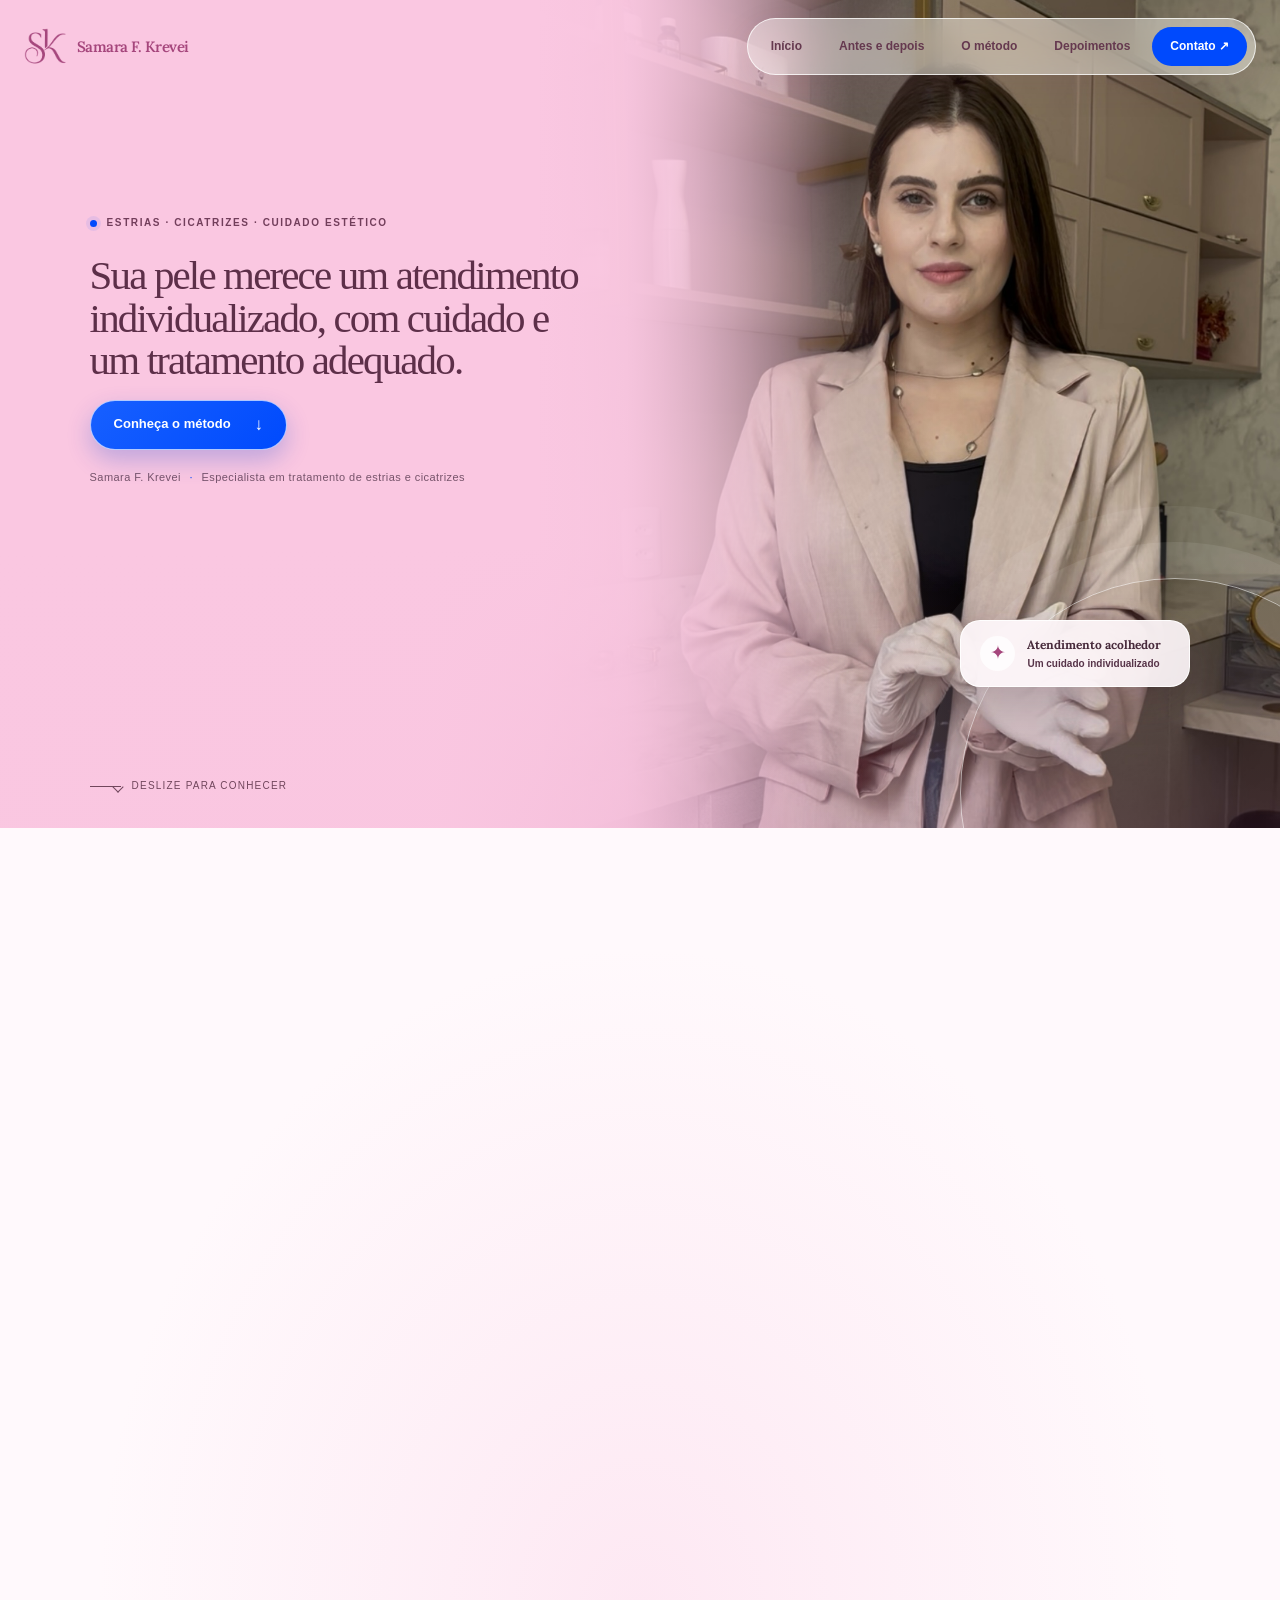
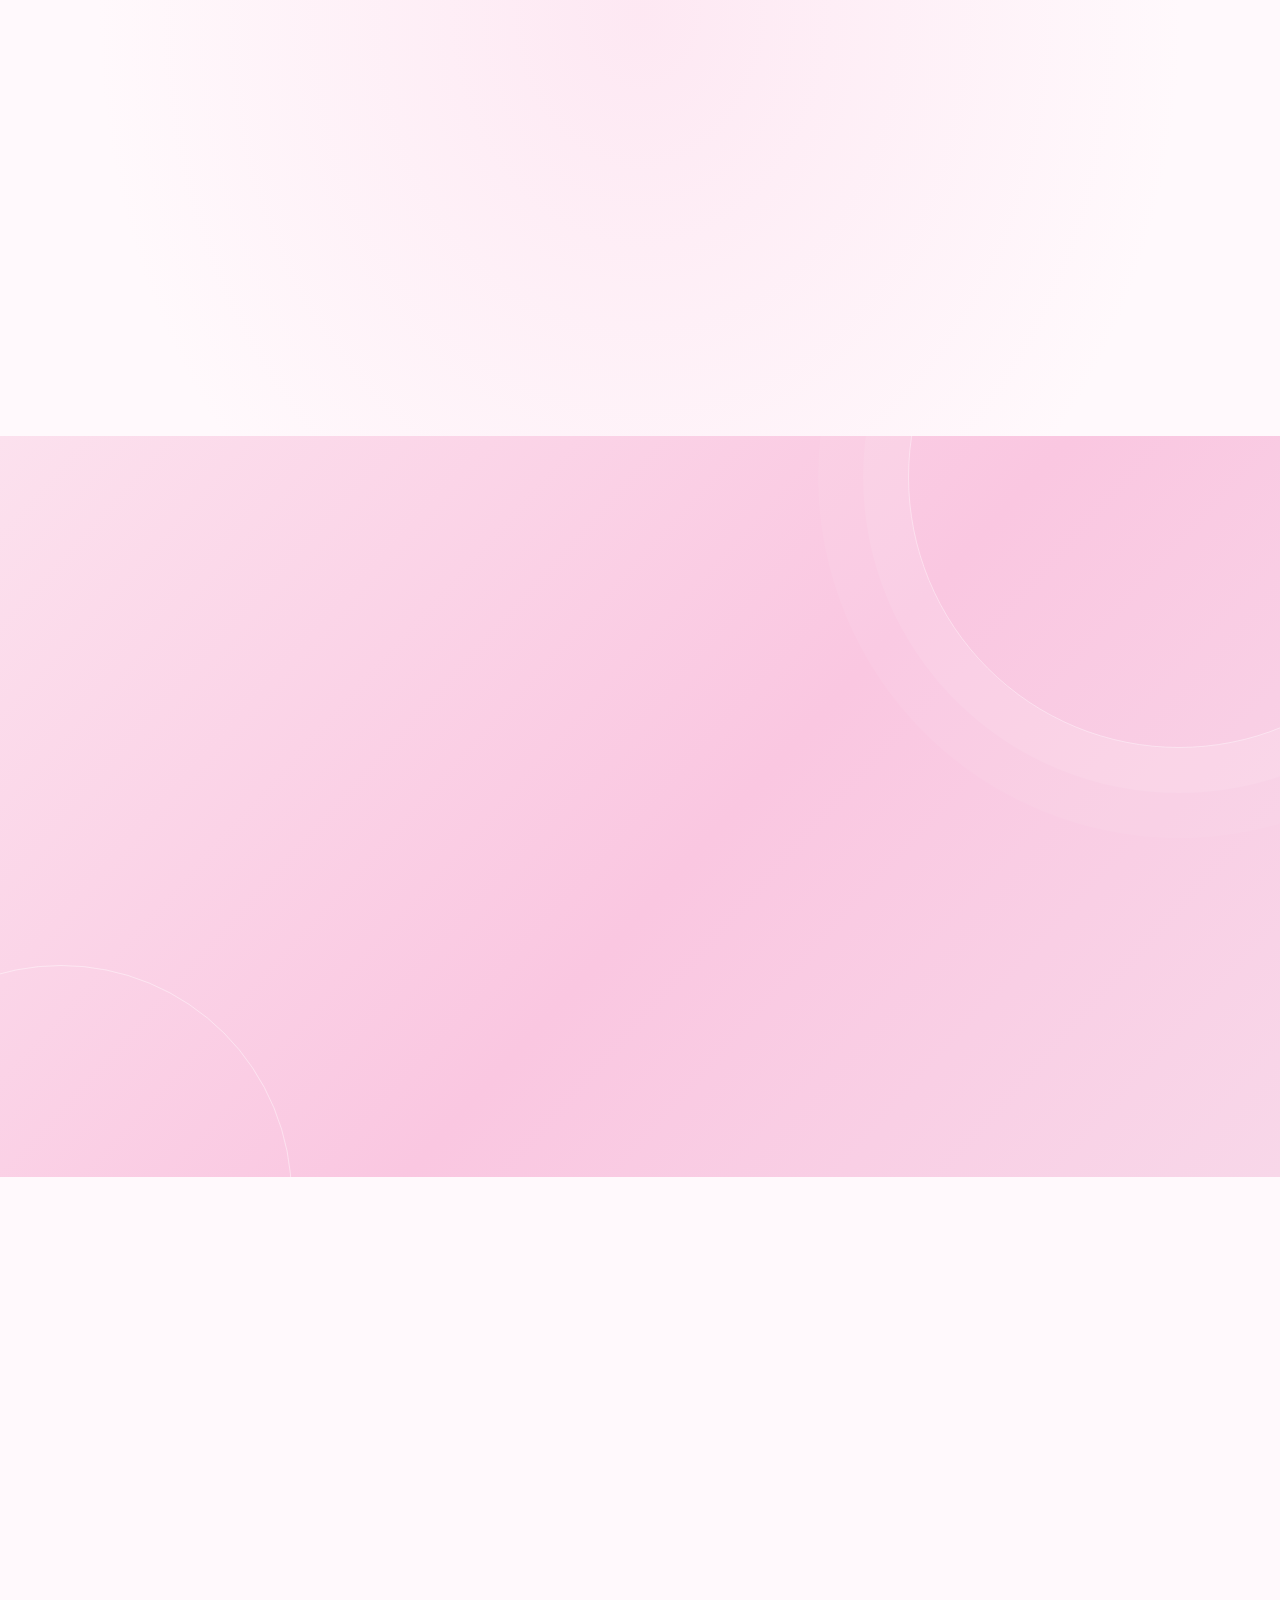
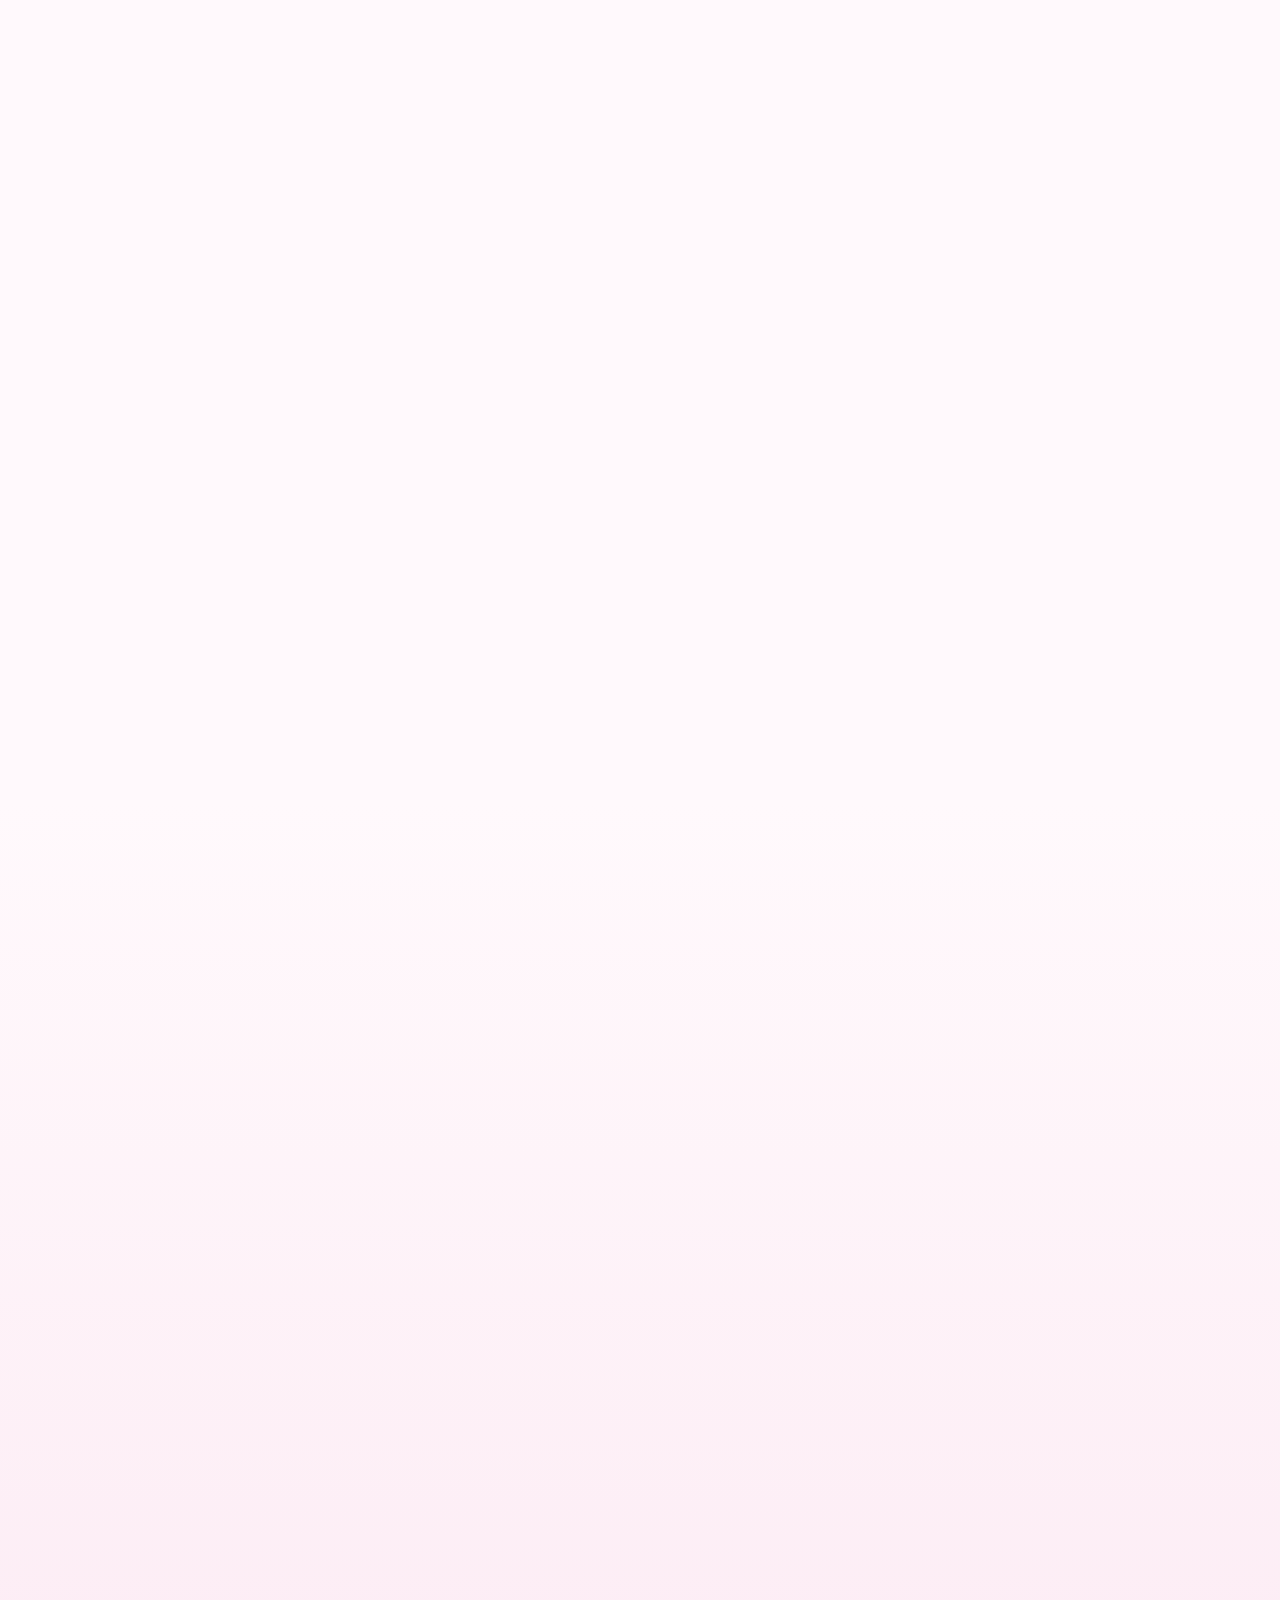
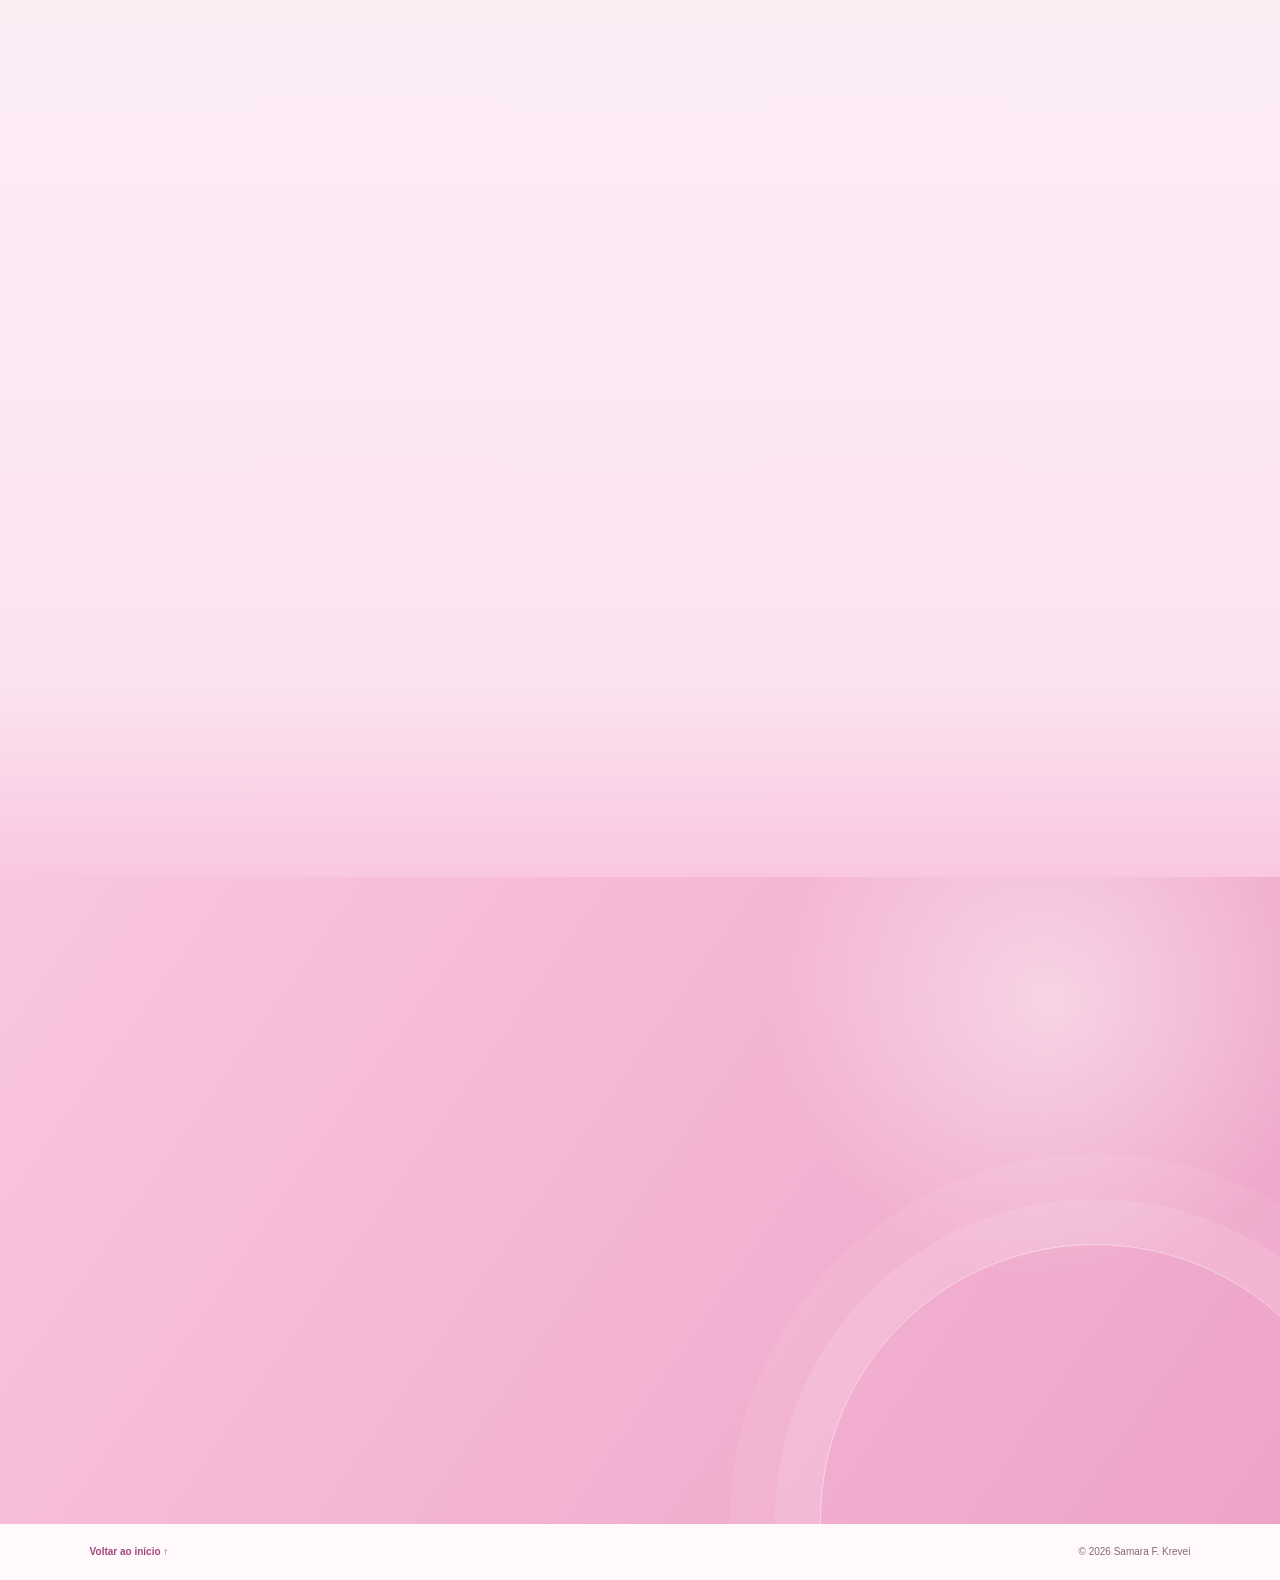
<file: index.html>
<!doctype html>
<html lang="pt-BR">
  <head>
    <meta charset="utf-8" />
    <meta name="viewport" content="width=device-width, initial-scale=1" />
    <meta name="theme-color" content="#fac7e1" />
    <meta name="description" content="Conheça o cuidado estético para estrias e cicatrizes com o método Microderme, com Samara F. Krevei." />
    <title>Samara F. Krevei | Microderme</title>
    <link rel="preconnect" href="https://fonts.googleapis.com" />
    <link rel="preconnect" href="https://fonts.gstatic.com" crossorigin />
    <link href="https://fonts.googleapis.com/css2?family=Lora:wght@400;500;600&display=swap" rel="stylesheet" />
    <link rel="stylesheet" href="styles.css" />
    <script src="script.js" defer></script>
  </head>
  <body>
    <header class="site-header">
      <a class="brand" href="#inicio" aria-label="Samara F. Krevei, início">
        <img src="assets/logo-marca.png" alt="" class="brand-mark" />
        <span class="brand-name">Samara F. Krevei</span>
      </a>
      <button class="menu-toggle glass" aria-label="Abrir menu" aria-expanded="false" aria-controls="site-nav">
        <span></span><span></span>
      </button>
      <nav id="site-nav" class="site-nav glass" aria-label="Navegação principal">
        <a href="#inicio">Início</a>
        <a href="#resultados">Antes e depois</a>
        <a href="#metodo">O método</a>
        <a href="#depoimentos">Depoimentos</a>
        <a class="nav-cta" href="#contato">Contato <span aria-hidden="true">↗</span></a>
      </nav>
    </header>

    <main>
      <section class="hero" id="inicio">
        <img class="hero-photo" src="assets/esteticista-samara-frontal.jpg" alt="Samara F. Krevei, esteticista, em seu consultório" fetchpriority="high" />
        <div class="hero-wash"></div>
        <div class="hero-content">
          <p class="eyebrow hero-eyebrow"><span class="eyebrow-dot"></span> Estrias · Cicatrizes · Cuidado estético</p>
          <h1>
            <span class="hero-title-desktop">Sua pele merece um atendimento<br>individualizado, com cuidado e<br>um tratamento adequado.</span>
            <span class="hero-title-tablet">Sua pele merece um atendimento<br>individualizado, com cuidado<br>e um tratamento adequado.</span>
            <span class="hero-title-mobile">Sua pele merece um atendimento<br>individualizado, com cuidado<br>e um tratamento adequado.</span>
          </h1>
          <a class="button button-primary glass-float" href="#metodo">Conheça o método <span aria-hidden="true">↓</span></a>
          <p class="hero-note">Samara F. Krevei <span>·</span> Especialista em tratamento de estrias e cicatrizes</p>
        </div>
        <div class="hero-chip glass reveal" data-delay="150">
          <span class="chip-icon" aria-hidden="true">✦</span>
          <span><strong>Atendimento acolhedor</strong><small>Um cuidado individualizado</small></span>
        </div>
        <div class="hero-orb" aria-hidden="true"></div>
        <a class="scroll-cue" href="#resultados" aria-label="Descer para ver os resultados"><span></span>Deslize para conhecer</a>
      </section>

      <section class="section results-section" id="resultados">
        <div class="section-heading reveal">
          <p class="eyebrow"><span class="eyebrow-dot"></span> Cada marca conta um capítulo da sua história</p>
          <h2>Um caminho de cuidado, <em>passo a passo.</em></h2>
          <p>Casos clínicos reais. A resposta cutânea e os resultados variam de pessoa para pessoa.</p>
        </div>
        <div class="results-track-wrap reveal" data-delay="100">
          <div class="results-track" aria-label="Registros de antes e depois">
            <figure class="result-card glass"><img src="assets/antes-depois-01.jpg" alt="Comparativo de antes e depois — registro 1." loading="lazy" /><figcaption>Registro de acompanhamento <span>01</span></figcaption></figure>
            <figure class="result-card glass"><img src="assets/antes-depois-02.jpg" alt="Comparativo de antes e depois — registro 2." loading="lazy" /><figcaption>Registro de acompanhamento <span>02</span></figcaption></figure>
            <figure class="result-card glass"><img src="assets/antes-depois-03.jpg" alt="Comparativo de antes e depois — registro 3." loading="lazy" /><figcaption>Registro de acompanhamento <span>03</span></figcaption></figure>
            <figure class="result-card glass"><img src="assets/antes-depois-04.jpg" alt="Comparativo de antes e depois — registro 4." loading="lazy" /><figcaption>Registro de acompanhamento <span>04</span></figcaption></figure>
            <figure class="result-card glass"><img src="assets/antes-depois-05.jpg" alt="Comparativo de antes e depois — registro 5." loading="lazy" /><figcaption>Registro de acompanhamento <span>05</span></figcaption></figure>
          </div>
          <p class="results-scroll-hint"><span aria-hidden="true">↔</span> Deslize para ver os outros registros</p>
          <p class="results-disclaimer">Evolução, tempo e resultados variam de pessoa para pessoa.</p>
        </div>
      </section>

      <section class="section cream-section" id="cremes">
        <div class="cream-layout">
          <div class="cream-copy reveal">
            <p class="eyebrow"><span class="eyebrow-dot"></span> Entenda a pele</p>
            <h2>O cuidado começa com <em>informação.</em></h2>
            <p class="lead">Você já se perguntou por que tantos cremes prometem tratar estrias, mas nem sempre entregam os resultados esperados? As estrias envolvem alterações nas fibras de colágeno e elastina da derme, uma camada mais profunda da pele. Os cremes hidratantes atuam principalmente na superfície e ajudam a hidratar a pele, mas podem não ser suficientes isoladamente, para tratar estrias.</p>
            <p class="small-note">A avaliação é individual. As indicações e os cuidados variam de pessoa para pessoa e devem ser definidos com a profissional.</p>
            <div class="cream-points">
              <div class="cream-point reveal" data-delay="100"><span>01</span><p><strong>Hidratação</strong><br />Atenção à superfície e à rotina de cuidados.</p></div>
              <div class="cream-point reveal" data-delay="200"><span>02</span><p><strong>Camadas da pele</strong><br />A ilustração mostra a diferença entre superfície e derme.</p></div>
            </div>
          </div>
          <figure class="infographic-frame glass reveal" data-delay="200">
            <div class="motion-scene cream-scene">
              <svg class="cream-svg" viewBox="0 0 800 520" role="img" aria-label="Ilustração animada em corte da pele: o creme desliza sobre a superfície, enquanto a estria aparece nas camadas mais profundas.">
                <defs>
                  <linearGradient id="cream-bg" x1="0" x2="1" y1="0" y2="1"><stop stop-color="#fffafd"/><stop offset="1" stop-color="#f8e5ef"/></linearGradient>
                  <linearGradient id="cream-epidermis" x1="0" x2="0" y1="0" y2="1"><stop stop-color="#f2afca"/><stop offset="1" stop-color="#e99ab9"/></linearGradient>
                  <linearGradient id="cream-dermis" x1="0" x2="0" y1="0" y2="1"><stop stop-color="#f5c8ba"/><stop offset="1" stop-color="#eeb5a8"/></linearGradient>
                  <linearGradient id="cream-film" x1="0" x2="0" y1="0" y2="1"><stop stop-color="#fff"/><stop offset=".55" stop-color="#fffafd"/><stop offset="1" stop-color="#efb7d1"/></linearGradient>
                  <filter id="cream-shadow" x="-20%" y="-100%" width="140%" height="300%"><feGaussianBlur stdDeviation="4"/></filter>
                  <clipPath id="skin-window"><path d="M55 227 C175 216 294 222 392 219 C434 218 444 252 482 255 C522 255 529 220 571 219 C633 216 694 221 745 217 V427 H55Z"/></clipPath>
                </defs>
                <rect width="800" height="520" rx="22" fill="url(#cream-bg)"/>
                <text class="diagram-kicker" x="48" y="43">CUIDADO DA PELE</text>
                <text class="diagram-heading" x="48" y="82">Creme na superfície</text>
                <text class="diagram-subheading" x="48" y="108">A hidratação fica na camada externa</text>
                <g class="cream-callout callout-surface"><rect x="48" y="132" width="235" height="34" rx="17"/><circle cx="67" cy="149" r="4"/><text x="80" y="154">HIDRATAÇÃO SUPERFICIAL</text></g>
                <g class="cream-callout callout-depth"><rect x="431" y="132" width="256" height="34" rx="17"/><circle cx="450" cy="149" r="4"/><text x="463" y="154">ESTRIA NA DERME</text></g>
                <g class="skin-cross-section">
                  <path d="M55 227 C175 216 294 222 392 219 C434 218 444 252 482 255 C522 255 529 220 571 219 C633 216 694 221 745 217 V427 H55Z" fill="url(#cream-dermis)"/>
                  <g clip-path="url(#skin-window)">
                    <rect x="55" y="220" width="690" height="73" fill="url(#cream-epidermis)"/>
                    <rect x="55" y="293" width="690" height="103" fill="url(#cream-dermis)"/>
                    <rect x="55" y="396" width="690" height="43" fill="#f2d27d"/>
                    <path d="M55 252 Q180 241 300 252 T550 250 T745 248 M55 272 Q180 260 300 272 T550 270 T745 268 M55 293 Q180 286 300 293 T550 291 T745 289" fill="none" stroke="#d77f9f" stroke-width="2" opacity=".58"/>
                    <g class="collagen-bundle" fill="none" stroke-linecap="round">
                      <path d="M76 329 C120 295 152 360 200 326 S281 358 330 324 S413 362 461 326 S546 360 596 325 S676 356 728 320" stroke="#a94e7e" stroke-width="4" opacity=".74"/>
                      <path d="M76 354 C126 315 154 383 209 350 S286 382 337 348 S412 385 464 352 S548 382 600 349 S678 380 728 344" stroke="#d0789d" stroke-width="4" opacity=".76"/>
                      <path d="M76 378 C129 343 159 404 213 374 S289 402 341 373 S414 406 467 376 S550 404 602 375 S679 401 728 368" stroke="#b66c83" stroke-width="3" opacity=".62"/>
                    </g>
                    <path class="deep-stria" d="M501 251 C489 278 514 293 496 320 C481 345 511 368 491 396" fill="none" stroke="#9f4776" stroke-width="9" stroke-linecap="round"/>
                    <path d="M498 255 C492 274 505 285 500 299" fill="none" stroke="#ffe5ef" stroke-width="2.5" stroke-linecap="round" opacity=".9"/>
                    <g class="fat-cells" fill="#f8df9b" stroke="#e6bf69" stroke-width="1.5"><circle cx="180" cy="416" r="15"/><circle cx="211" cy="416" r="13"/><circle cx="241" cy="417" r="15"/><circle cx="274" cy="417" r="13"/><circle cx="306" cy="416" r="15"/><circle cx="338" cy="417" r="13"/><circle cx="370" cy="416" r="15"/><circle cx="402" cy="417" r="13"/><circle cx="434" cy="416" r="15"/><circle cx="466" cy="417" r="13"/><circle cx="498" cy="416" r="15"/><circle cx="530" cy="417" r="13"/><circle cx="562" cy="416" r="15"/><circle cx="594" cy="417" r="13"/><circle cx="626" cy="416" r="15"/><circle cx="658" cy="417" r="13"/></g>
                  </g>
                  <path d="M55 227 C175 216 294 222 392 219 C434 218 444 252 482 255 C522 255 529 220 571 219 C633 216 694 221 745 217" fill="none" stroke="#9f4776" stroke-width="5" stroke-linecap="round"/>
                  <path d="M55 293 Q180 286 300 293 T550 291 T745 289" fill="none" stroke="#d77f9f" stroke-width="2" opacity=".8"/>
                  <path d="M55 396 Q180 389 300 396 T550 394 T745 392 V427 H55Z" fill="#f2d27d"/>
                </g>
                <g class="layer-tags">
                  <rect x="63" y="258" width="102" height="21" rx="10"/><text x="74" y="273">EPIDERME</text>
                  <rect x="63" y="330" width="78" height="21" rx="10"/><text x="74" y="345">DERME</text>
                  <rect x="63" y="404" width="112" height="21" rx="10"/><text x="74" y="419">HIPODERME</text>
                </g>
                <g class="cream-pass">
                  <path class="cream-shadow" d="M127 215 C234 205 338 214 444 211 S592 215 672 207" fill="none" stroke="#b65083" stroke-width="27" stroke-linecap="round" opacity=".17" filter="url(#cream-shadow)"/>
                  <path class="cream-trail" d="M127 210 C234 200 338 209 444 206 S592 210 672 202" fill="none" stroke="url(#cream-film)" stroke-width="25" stroke-linecap="round"/>
                  <path class="cream-highlight" d="M137 205 C242 196 345 205 447 202 S590 206 660 198" fill="none" stroke="#fff" stroke-width="3" stroke-linecap="round"/>
                  <ellipse class="cream-bead" cx="132" cy="207" rx="14" ry="10" fill="#fffafd" stroke="#e3a1c0" stroke-width="2"/>
                </g>
                <g class="surface-arrows" fill="none" stroke="#004afd" stroke-width="2.5" stroke-linecap="round"><path d="M292 175 V194"/><path d="M292 194 L286 187 M292 194 L298 187"/><path d="M346 175 V194"/><path d="M346 194 L340 187 M346 194 L352 187"/><path d="M400 175 V194"/><path d="M400 194 L394 187 M400 194 L406 187"/></g>
                <text class="diagram-caption" x="49" y="483">Cremes hidratantes atuam principalmente na superfície; no Microderme, a aplicação alcança a derme.</text>
              </svg>
            </div>
          </figure>
        </div>
      </section>

      <section class="section method-section" id="metodo">
        <div class="method-heading reveal">
          <p class="eyebrow"><span class="eyebrow-dot"></span> Conheça o processo</p>
          <h2>Método <em>Microderme</em></h2>
        </div>
        <figure class="method-image-card glass reveal" data-delay="150">
          <div class="method-panels motion-scene">
            <article class="method-stage stage-one">
              <header class="stage-heading"><span>FASE 1</span><h3>Estria</h3><p>Ponto de partida</p></header>
              <svg class="stage-art" viewBox="0 0 360 248" role="img" aria-label="Corte da pele com uma estria atravessando a epiderme e a derme">
                <defs><linearGradient id="stage1-dermis" x1="0" x2="0" y1="0" y2="1"><stop stop-color="#f4c5b7"/><stop offset="1" stop-color="#e9a99f"/></linearGradient></defs>
                <rect width="360" height="248" rx="16" fill="#fffafd"/>
                <text class="layer-label" x="8" y="111">EPIDERME</text><text class="layer-label" x="8" y="163">DERME</text><text class="layer-label" x="8" y="224">HIPODERME</text>
                <path d="M68 84 H342 V216 H68Z" fill="url(#stage1-dermis)"/><path d="M68 84 H342 V121 H68Z" fill="#eca9c4"/>
                <path class="stage-surface stage-one-surface" d="M68 85 C126 79 165 82 196 87 C213 90 220 108 238 108 C254 108 263 87 284 84 Q313 80 342 84" fill="none" stroke="#9f4776" stroke-width="5" stroke-linecap="round"/>
                <path d="M70 121 H340" stroke="#d27da0" stroke-width="3" opacity=".8"/>
                <g class="stage-fibers loose-fibers" fill="none" stroke-linecap="round"><path d="M80 146 C115 121 137 173 170 145 S224 172 255 143 S307 170 333 145" stroke="#a95883" stroke-width="4"/><path d="M80 177 C115 150 140 202 173 175 S225 201 259 173 S307 198 333 175" stroke="#c87591" stroke-width="4"/><path d="M82 198 C119 180 142 218 176 194 S226 218 261 194 S307 215 333 195" stroke="#b27886" stroke-width="3"/></g>
                <path class="stage-stria" d="M232 88 C221 108 245 122 231 144 C218 163 245 181 230 204" fill="none" stroke="#913765" stroke-width="12" stroke-linecap="round"/>
                <path d="M231 92 C226 105 236 113 233 123" fill="none" stroke="#ffe9f2" stroke-width="3" stroke-linecap="round"/>
                <rect x="68" y="217" width="274" height="20" rx="10" fill="#f2d27d"/>
                <g class="stage-callout"><path d="M270 60 L238 103"/><circle cx="238" cy="103" r="4"/><rect x="266" y="35" width="70" height="22" rx="11"/><text x="275" y="50">ESTRIA</text></g>
              </svg>
            </article>
                        <article class="method-stage stage-two">
              <header class="stage-heading"><span>FASE 2</span><h3>Aplicação cutânea com dermógrafo</h3><p>Agulhas alcançam a derme</p></header>
              <svg class="stage-art" viewBox="0 0 360 248" role="img" aria-label="Dermógrafo com agulhas animadas alcançando a derme e ativos seguindo pelos microcanais">
                <defs><linearGradient id="stage2-device" x1="0" x2="1"><stop stop-color="#fff"/><stop offset=".5" stop-color="#f9e8f0"/><stop offset="1" stop-color="#fff"/></linearGradient></defs>
                <rect width="360" height="248" rx="16" fill="#fffafd"/>
                <text class="layer-label" x="5" y="147">EPIDERME</text><text class="layer-label" x="5" y="190">DERME</text><text class="layer-label" x="5" y="230">HIPODERME</text>
                <rect x="68" y="132" width="274" height="86" rx="9" fill="#f2c2b5"/><rect x="68" y="132" width="274" height="26" fill="#eca9c4"/>
                <path d="M68 134 H342" stroke="#9f4776" stroke-width="5" stroke-linecap="round"/><path d="M70 158 H340" stroke="#d27da0" stroke-width="2.5" opacity=".8"/>
                <path d="M80 178 C115 157 141 198 174 176 S229 195 261 174 S312 191 330 176 M80 202 C115 181 141 218 174 200 S229 216 261 199 S312 213 330 200" fill="none" stroke="#b9738e" stroke-width="3" opacity=".62"/>
                <g class="microchannels" fill="none" stroke="#004afd" stroke-width="2.5" stroke-dasharray="5 6" stroke-linecap="round"><path d="M174 136 V188"/><path d="M182 136 V198"/><path d="M190 136 V188"/></g>
                <g class="dermograph-device">
                  <rect x="151" y="23" width="63" height="82" rx="26" fill="url(#stage2-device)" stroke="#a5467c" stroke-width="4"/>
                  <rect x="159" y="14" width="47" height="23" rx="10" fill="#d986ae" stroke="#a5467c" stroke-width="3"/>
                  <path d="M162 48 H203 M162 57 H203 M162 66 H203 M162 75 H203" stroke="#d986ae" stroke-width="3" stroke-linecap="round"/>
                  <path d="M158 89 H207 L197 111 H168Z" fill="#e3d4e0" stroke="#a5467c" stroke-width="3"/><path d="M165 96 H200" stroke="#a5467c" stroke-width="4" stroke-linecap="round"/>
                </g>
                <g class="needle-only" fill="none" stroke="#004afd" stroke-width="2.6" stroke-linecap="round" stroke-linejoin="round"><path d="M176 108 V170 L176 180 L173 170"/><path d="M182 108 V178 L182 188 L179 178"/><path d="M188 108 V170 L188 180 L185 170"/></g>
                <g class="active-drops"><path d="M163 113 C154 126 157 133 163 133 C170 133 172 126 163 113Z" fill="#2c76ff"/><path d="M201 116 C192 129 195 136 201 136 C208 136 210 129 201 116Z" fill="#83b2ff"/></g>
                <rect x="68" y="218" width="274" height="20" rx="10" fill="#f2d27d"/>
                <g class="stage-callout"><rect x="229" y="91" width="104" height="23" rx="11"/><text x="238" y="106">ATIVOS</text><path d="M229 103 L207 121"/><circle cx="207" cy="121" r="3.5"/></g>
              </svg>
            </article>
            <article class="method-stage stage-three">
              <header class="stage-heading"><span>FASE 3</span><h3>Recuperação da pele</h3><p>Resposta após a aplicação</p></header>
              <svg class="stage-art" viewBox="0 0 360 248" role="img" aria-label="Ilustração educativa da pele em recuperação após microagulhamento, com vermelhidão e fibras dérmicas desorganizadas">
                <defs><linearGradient id="stage3-dermis" x1="0" x2="0" y1="0" y2="1"><stop stop-color="#f4b9ad"/><stop offset="1" stop-color="#eaa99e"/></linearGradient></defs>
                <rect width="360" height="248" rx="16" fill="#fffafd"/>
                <text class="layer-label" x="8" y="111">EPIDERME</text><text class="layer-label" x="8" y="163">DERME</text><text class="layer-label" x="8" y="224">HIPODERME</text>
                <rect x="68" y="84" width="274" height="132" rx="9" fill="url(#stage3-dermis)"/><rect x="68" y="84" width="274" height="37" fill="#e99ab9"/>
                <path d="M68 86 C116 79 148 88 184 84 S248 89 276 83 S319 89 342 84" fill="none" stroke="#9f4776" stroke-width="5" stroke-linecap="round"/>
                <path d="M70 121 H340" stroke="#d27da0" stroke-width="3" opacity=".8"/>
                <g class="wounded-tissue" fill="none" stroke-linecap="round"><path d="M82 145 C111 124 143 170 170 144 S219 166 247 143 S302 168 328 143" stroke="#a95883" stroke-width="4"/><path d="M82 175 C115 148 140 197 176 173 S224 198 258 172 S305 194 328 174" stroke="#cf6886" stroke-width="4"/><path d="M82 199 C116 179 145 215 179 193 S230 216 265 193 S307 211 328 194" stroke="#b27886" stroke-width="3"/></g>
                <g class="wound-marks" stroke="#a5467c" stroke-linecap="round"><path d="M122 86 V96" stroke-width="2"/><path d="M168 85 V94" stroke-width="2"/><path d="M214 86 V97" stroke-width="2"/><path d="M260 85 V94" stroke-width="2"/><circle cx="122" cy="100" r="3" fill="#cf6886"/><circle cx="168" cy="98" r="2.5" fill="#cf6886"/><circle cx="214" cy="101" r="3" fill="#cf6886"/><circle cx="260" cy="98" r="2.5" fill="#cf6886"/></g>
                <rect x="68" y="217" width="274" height="20" rx="10" fill="#f2d27d"/>
                <g class="stage-callout"><rect x="214" y="35" width="121" height="22" rx="11"/><text x="224" y="50">PELE EM REPARO</text></g>
              </svg>
            </article>
            <article class="method-stage stage-four">
              <header class="stage-heading"><span>FASE 4</span><h3>Cremes e iluminadores</h3><p>Cuidados da etapa final</p></header>
              <svg class="stage-art" viewBox="0 0 360 248" role="img" aria-label="Aplicação ilustrativa de creme e produtos iluminadores sobre a superfície da pele">
                <defs><linearGradient id="stage4-dermis" x1="0" x2="0" y1="0" y2="1"><stop stop-color="#f5cabc"/><stop offset="1" stop-color="#efb5a8"/></linearGradient><linearGradient id="stage4-cream" x1="0" x2="0" y1="0" y2="1"><stop stop-color="#fff"/><stop offset="1" stop-color="#efb7d1"/></linearGradient></defs>
                <rect width="360" height="248" rx="16" fill="#fffafd"/>
                <text class="layer-label" x="8" y="111">EPIDERME</text><text class="layer-label" x="8" y="163">DERME</text><text class="layer-label" x="8" y="224">HIPODERME</text>
                <rect x="68" y="84" width="274" height="132" rx="9" fill="url(#stage4-dermis)"/><rect x="68" y="84" width="274" height="37" fill="#eca9c4"/>
                <path d="M68 85 C139 81 206 85 274 83 T342 84" fill="none" stroke="#9f4776" stroke-width="5" stroke-linecap="round"/><path d="M70 121 H340" stroke="#d27da0" stroke-width="3" opacity=".8"/>
                <g class="aftercare-film"><path d="M93 82 C145 75 188 82 226 79" fill="none" stroke="url(#stage4-cream)" stroke-width="15" stroke-linecap="round"/><path d="M99 79 C150 73 190 79 220 76" fill="none" stroke="#fff" stroke-width="2.5" stroke-linecap="round"/></g>
                <g class="aftercare-glints" fill="#fff" stroke="#d987ad" stroke-width="1"><path d="M108 65 L111 72 L118 75 L111 78 L108 85 L105 78 L98 75 L105 72Z"/><path d="M235 64 L238 70 L244 73 L238 76 L235 82 L232 76 L226 73 L232 70Z"/><circle cx="182" cy="67" r="3"/></g>
                <g class="aftercare-drops" fill="#d986ae"><path d="M155 83 C148 94 150 100 155 100 C161 100 162 94 155 83Z"/><path d="M188 82 C181 93 183 99 188 99 C194 99 195 93 188 82Z"/></g>
                <g class="stage-product"><rect x="269" y="35" width="45" height="40" rx="9" fill="#fff" stroke="#a5467c" stroke-width="2"/><rect x="265" y="29" width="53" height="9" rx="4" fill="#d986ae"/><text x="291" y="60" text-anchor="middle" class="product-label">CREME</text></g>
                <g class="organized-fibers" fill="none" stroke-linecap="round"><path d="M82 146 C125 136 163 137 203 146 S282 154 328 143" stroke="#a94e7e" stroke-width="4"/><path d="M82 164 C125 154 163 155 203 164 S282 172 328 161" stroke="#d0789d" stroke-width="4"/><path d="M82 182 C125 172 163 173 203 182 S282 190 328 179" stroke="#a94e7e" stroke-width="4"/><path d="M82 200 C125 190 163 191 203 200 S282 208 328 197" stroke="#ba8290" stroke-width="3"/></g>
                <rect x="68" y="217" width="274" height="20" rx="10" fill="#f2d27d"/>
              </svg>
            </article>
            <article class="method-stage stage-five">
              <header class="stage-heading"><span>FASE 5</span><h3>Pele recuperada</h3><p>Etapa final ilustrativa</p></header>
              <svg class="stage-art" viewBox="0 0 360 248" role="img" aria-label="Corte ilustrativo da pele recuperada com superfície lisa e fibras organizadas na derme">
                <defs><linearGradient id="stage5-dermis" x1="0" x2="0" y1="0" y2="1"><stop stop-color="#f5cabc"/><stop offset="1" stop-color="#efb5a8"/></linearGradient></defs>
                <rect width="360" height="248" rx="16" fill="#fffafd"/>
                <text class="layer-label" x="8" y="111">EPIDERME</text><text class="layer-label" x="8" y="163">DERME</text><text class="layer-label" x="8" y="224">HIPODERME</text>
                <rect x="68" y="84" width="274" height="132" rx="9" fill="url(#stage5-dermis)"/><rect x="68" y="84" width="274" height="37" fill="#eca9c4"/>
                <path d="M68 85 C139 81 206 85 274 83 T342 84" fill="none" stroke="#9f4776" stroke-width="5" stroke-linecap="round"/><path d="M70 121 H340" stroke="#d27da0" stroke-width="3" opacity=".8"/>
                <g class="organized-fibers" fill="none" stroke-linecap="round"><path d="M82 146 C125 136 163 137 203 146 S282 154 328 143" stroke="#a94e7e" stroke-width="4"/><path d="M82 164 C125 154 163 155 203 164 S282 172 328 161" stroke="#d0789d" stroke-width="4"/><path d="M82 182 C125 172 163 173 203 182 S282 190 328 179" stroke="#a94e7e" stroke-width="4"/><path d="M82 200 C125 190 163 191 203 200 S282 208 328 197" stroke="#ba8290" stroke-width="3"/><path d="M132 142 V200 M181 143 V202 M230 152 V205 M280 145 V201" stroke="#fff3f8" stroke-width="3"/></g>
                <g class="recovery-glow"><circle cx="120" cy="102" r="4"/><circle cx="168" cy="101" r="3"/><circle cx="216" cy="102" r="4"/><circle cx="264" cy="101" r="3"/></g>
                <rect x="68" y="217" width="274" height="20" rx="10" fill="#f2d27d"/>
                <g class="stage-callout"><rect x="227" y="35" width="108" height="22" rx="11"/><text x="237" y="50">PELE RECUPERADA</text></g>
              </svg>
            </article>
          </div>
        </figure>
        <div class="method-footnote reveal"><span class="attention-mark">!</span><p>As imagens são ilustrativas e não garantem resultados. Cada caso deve ser avaliado individualmente.</p></div>
      </section>

      <section class="section testimonials-section" id="depoimentos">
        <div class="section-heading reveal">
          <p class="eyebrow"><span class="eyebrow-dot"></span> Experiências de cuidado</p>
          <h2>Palavras que acolhem.</h2>
          <p>Mensagens reais enviadas por pacientes após as primeiras sessões de tratamento.</p>
        </div>
        <div class="testimonial-grid">
          <article class="testimonial-card glass reveal" data-delay="0">
            <div class="whatsapp-print-label"><span aria-hidden="true">◉</span> Print de conversa · WhatsApp</div>
            <img class="testimonial-print" src="assets/depoimento-whatsapp-01.jpg" alt="Captura de conversa no WhatsApp em que uma paciente elogia as explicações e o atendimento de Samara." loading="lazy" />
          </article>
          <article class="testimonial-card glass reveal" data-delay="120">
            <div class="whatsapp-print-label"><span aria-hidden="true">◉</span> Print de conversa · WhatsApp</div>
            <img class="testimonial-print" src="assets/depoimento-whatsapp-02.jpg" alt="Captura de conversa no WhatsApp em que uma paciente comenta a melhora percebida na região do umbigo." loading="lazy" />
          </article>
          <article class="testimonial-card glass reveal" data-delay="240">
            <div class="whatsapp-print-label"><span aria-hidden="true">◉</span> Print de conversa · WhatsApp</div>
            <img class="testimonial-print" src="assets/depoimento-whatsapp-03.jpg" alt="Captura de conversa no WhatsApp em que uma paciente relata mudanças percebidas na pele." loading="lazy" />
          </article>
          <article class="testimonial-card glass reveal" data-delay="300">
            <div class="whatsapp-print-label"><span aria-hidden="true">◉</span> Print de conversa · WhatsApp</div>
            <img class="testimonial-print" src="assets/depoimento-whatsapp-04.jpg" alt="Captura de conversa no WhatsApp em que uma paciente relata diferença na cicatriz após duas sessões." loading="lazy" />
          </article>
          <article class="testimonial-card glass reveal" data-delay="400">
            <div class="whatsapp-print-label"><span aria-hidden="true">◉</span> Print de conversa · WhatsApp</div>
            <img class="testimonial-print" src="assets/depoimento-whatsapp-05.jpg" alt="Captura de conversa no WhatsApp em que uma paciente comenta a mudança na cor e na aparência da cicatriz." loading="lazy" />
          </article>
          <article class="testimonial-card glass reveal" data-delay="500">
            <div class="whatsapp-print-label"><span aria-hidden="true">◉</span> Print de conversa · WhatsApp</div>
            <img class="testimonial-print" src="assets/depoimento-whatsapp-06.jpg" alt="Captura de conversa no WhatsApp em que uma paciente relata satisfação com a evolução percebida." loading="lazy" />
          </article>
          <article class="testimonial-card glass reveal" data-delay="600">
            <div class="whatsapp-print-label"><span aria-hidden="true">◉</span> Print de conversa · WhatsApp</div>
            <img class="testimonial-print" src="assets/depoimento-whatsapp-07.jpg" alt="Captura de conversa no WhatsApp em que uma paciente relata perceber diferença em poucas semanas." loading="lazy" />
          </article>
        </div>
      </section>

      <section class="contact-section" id="contato">
        <div class="contact-glow" aria-hidden="true"></div>
        <div class="contact-content reveal">
          <p class="eyebrow"><span class="eyebrow-dot"></span> Vamos conversar?</p>
          <h2>Seu próximo passo começa com uma conversa.</h2>
          <p>Entre em contato para conhecer o atendimento e tirar suas dúvidas sobre o Microderme.</p>
          <div class="contact-actions">
            <a class="button button-primary" href="https://wa.me/5547933849517?text=Ol%C3%A1%20Samara%2C%20tudo%20bem%3F%20Gostaria%20de%20saber%20mais%20sobre%20o%20Microderme%20e%20marcar%20uma%20sess%C3%A3o." target="_blank" rel="noopener noreferrer"><svg class="social-icon" viewBox="0 0 24 24" aria-hidden="true"><path d="M12 3a8.5 8.5 0 0 0-7.3 12.9L4 21l5.3-.7A8.5 8.5 0 1 0 12 3Z" fill="none" stroke="currentColor" stroke-width="1.8" stroke-linejoin="round"/><path d="M9 8.4c.2-.4.4-.4.7-.4h.4c.2 0 .3.1.4.4l.6 1.4c.1.3.1.4-.1.6l-.5.6c-.2.2-.1.4 0 .6.5.8 1.1 1.4 1.9 1.8.2.1.4.1.6-.1l.7-.8c.2-.2.4-.2.6-.1l1.4.7c.3.1.4.3.3.6-.1.7-.6 1.3-1.2 1.5-.6.3-1.4.2-2.2-.1-1.1-.4-2.4-1.4-3.4-2.5-.8-1-1.3-2-1.4-2.8-.1-.6.2-1.1.5-1.4Z" fill="currentColor"/></svg>WhatsApp <span aria-hidden="true">↗</span></a>
            <a class="button button-outline" href="https://www.instagram.com/samarafk_tratamentoestrias/" target="_blank" rel="noopener noreferrer"><svg class="social-icon" viewBox="0 0 24 24" aria-hidden="true"><rect x="3.2" y="3.2" width="17.6" height="17.6" rx="5" fill="none" stroke="currentColor" stroke-width="1.8"/><circle cx="12" cy="12" r="4.1" fill="none" stroke="currentColor" stroke-width="1.8"/><circle cx="17.7" cy="6.5" r="1.1" fill="currentColor"/></svg>Instagram <span aria-hidden="true">↗</span></a>
          </div>
          <small class="contact-hint">Fale diretamente comigo para tirar suas dúvidas e agendar.</small>
        </div>
        <figure class="contact-portrait glass reveal" data-delay="150">
          <img src="assets/esteticista-samara-retrato.jpg" alt="Samara sorrindo no consultório, usando luvas de atendimento" loading="lazy" />
          <figcaption><strong>Samara F. Krevei</strong><span>Estrias · Cicatrizes · Estética</span></figcaption>
        </figure>
      </section>
    </main>

    <footer class="site-footer">
      <a href="#inicio">Voltar ao início ↑</a>
      <span>© 2026 Samara F. Krevei</span>
    </footer>
    <div class="toast" role="status" aria-live="polite"></div>
  </body>
</html>
</file>
<file: styles.css>
:root {
  --pink: #fac7e1;
  --berry: #a5467c;
  --blue: #004afd;
  --ink: #482b3c;
  --muted: #725669;
  --cream: #fff9fc;
  --white: #fffdfd;
  --glass: rgba(255, 255, 255, .44);
  --glass-line: rgba(255, 255, 255, .76);
  --shadow: 0 18px 50px rgba(115, 43, 84, .11);
  --title-font: "Austin", "Bodoni 72", "Iowan Old Style", Georgia, serif;
  --subtitle-font: "Lora", Georgia, serif;
  --body-font: "Helvetica Neue", Helvetica, Arial, sans-serif;
  --page-width: 1180px;
}

* { box-sizing: border-box; }
html { scroll-behavior: smooth; scroll-padding-top: 88px; }
body { margin: 0; max-width: 100%; background: var(--cream); color: var(--ink); font-family: var(--body-font); font-size: 16px; line-height: 1.6; overflow-x: clip; }
img { display: block; max-width: 100%; }
a { color: inherit; text-decoration: none; }
button { font: inherit; }
::selection { background: rgba(0, 74, 253, .18); color: var(--ink); }

.site-header { position: absolute; inset: 18px 0 auto; z-index: 20; display: flex; align-items: center; justify-content: space-between; width: min(calc(100% - 48px), 1320px); margin: auto; }
.brand { display: flex; align-items: center; gap: 10px; min-width: 205px; color: var(--berry); }
.brand-mark { width: 43px; height: 42px; object-fit: contain; }
.brand-name { font-family: var(--subtitle-font); font-weight: 600; font-size: 15px; letter-spacing: -.035em; }
.glass { background: var(--glass); border: 1px solid var(--glass-line); box-shadow: 0 12px 35px rgba(103, 46, 79, .1); backdrop-filter: blur(18px) saturate(145%); -webkit-backdrop-filter: blur(18px) saturate(145%); }
.site-nav { display: flex; align-items: center; gap: 7px; padding: 8px; border-radius: 999px; }
.site-nav a { padding: 10px 15px; border-radius: 999px; color: #65394f; font-size: 12px; font-weight: 600; transition: background .2s ease, color .2s ease, transform .2s ease; }
.site-nav a:hover { background: rgba(255,255,255,.62); transform: translateY(-1px); }
.site-nav .nav-cta { background: var(--blue); color: white; padding-inline: 18px; }
.site-nav .nav-cta:hover { background: #003bd0; }
.menu-toggle { display: none; }

.hero { position: relative; min-height: min(850px, 100svh); min-height: clamp(680px, 92svh, 900px); overflow: hidden; background: var(--pink); isolation: isolate; }
.hero-photo { position: absolute; top: 0; right: 0; z-index: -2; width: 58%; height: 100%; object-fit: cover; object-position: center 19%; -webkit-mask-image: linear-gradient(90deg, transparent 0%, rgba(0,0,0,.08) 12%, #000 42%); mask-image: linear-gradient(90deg, transparent 0%, rgba(0,0,0,.08) 12%, #000 42%); }
.hero-wash { position: absolute; inset: 0; z-index: -1; background: linear-gradient(90deg, rgba(250,199,225,.99) 0%, rgba(250,199,225,.97) 34%, rgba(250,199,225,.72) 48%, rgba(250,199,225,.12) 65%, rgba(250,199,225,0) 76%), linear-gradient(0deg, rgba(164,70,124,.17), transparent 34%); }
.hero-content { position: relative; z-index: 1; width: min(760px, 64vw); padding-top: clamp(175px, 24vh, 245px); margin-left: max(calc((100vw - var(--page-width))/2), 7vw); }
.eyebrow { display: flex; align-items: center; gap: 10px; color: var(--berry); text-transform: uppercase; letter-spacing: .16em; font-size: 10px; font-weight: 750; line-height: 1.4; }
.eyebrow-dot { display: inline-block; width: 7px; height: 7px; border-radius: 50%; background: var(--blue); box-shadow: 0 0 0 4px rgba(0,74,253,.08); }
.hero-eyebrow { color: #723e5b; margin: 0 0 24px; }
h1, h2, h3, p { margin-top: 0; }
h1, h2 { font-family: var(--title-font); font-weight: 500; letter-spacing: -.045em; line-height: .98; }
h1 { max-width: 760px; margin-bottom: 18px; color: #5d2f49; font-size: clamp(36px, 3.2vw, 46px); line-height: 1.04; }
.hero-title-desktop, .hero-title-tablet, .hero-title-mobile { display: block; }
.hero-title-tablet, .hero-title-mobile { display: none; }
.hero-copy { max-width: 425px; color: #67475a; font-size: 16px; line-height: 1.75; }
.button { display: inline-flex; min-height: 50px; align-items: center; justify-content: center; gap: 24px; padding: 0 23px; border: 1px solid transparent; border-radius: 99px; cursor: pointer; font-size: 13px; font-weight: 700; transition: transform .25s ease, box-shadow .25s ease, background .25s ease; }
.button:hover { transform: translateY(-3px); box-shadow: 0 12px 25px rgba(82, 37, 62, .2); }
.button-primary { color: #fff; background: linear-gradient(135deg, #1760ff, var(--blue)); box-shadow: 0 10px 24px rgba(0, 57, 210, .24); backdrop-filter: blur(12px) saturate(145%); -webkit-backdrop-filter: blur(12px) saturate(145%); }
.button-primary:hover { background: #003bd0; }
.button-primary span { font-size: 17px; font-weight: 400; }
.glass-float { border-color: rgba(255,255,255,.68); background: linear-gradient(135deg, #1760ff, var(--blue)); }
.hero-note { margin: 19px 0 0; color: #76536a; font-size: 11px; letter-spacing: .04em; }
.hero-note span { padding: 0 5px; color: var(--blue); }
.hero-chip { position: absolute; right: max(calc((100vw - var(--page-width))/2), 7vw); bottom: 17%; display: flex; align-items: center; gap: 12px; min-width: 230px; padding: 14px 19px; border: 1px solid rgba(255,255,255,.94); border-radius: 20px; background: rgba(255,249,252,.91); box-shadow: 0 18px 42px rgba(60,25,46,.2); backdrop-filter: blur(20px) saturate(150%); -webkit-backdrop-filter: blur(20px) saturate(150%); animation: float 5s ease-in-out infinite; }
.chip-icon { display: grid; width: 35px; height: 35px; place-items: center; border-radius: 50%; color: var(--berry); background: rgba(255,255,255,.72); font-size: 19px; }
.hero-chip strong, .hero-chip small { display: block; }
.hero-chip strong { font-family: var(--subtitle-font); color: #482b3c; font-size: 12px; font-weight: 700; }
.hero-chip small { margin-top: 2px; color: #573449; font-size: 10px; font-weight: 550; }
.hero-orb { position: absolute; right: -110px; bottom: -180px; z-index: -1; width: 430px; height: 430px; border: 1px solid rgba(255,255,255,.55); border-radius: 50%; box-shadow: 0 0 0 36px rgba(255,255,255,.08), 0 0 0 72px rgba(255,255,255,.06); }
.scroll-cue { position: absolute; bottom: 34px; left: max(calc((100vw - var(--page-width))/2), 7vw); display: flex; align-items: center; gap: 11px; color: #71465c; font-size: 10px; letter-spacing: .12em; text-transform: uppercase; }
.scroll-cue span { position: relative; width: 31px; height: 1px; background: currentColor; }
.scroll-cue span::after { position: absolute; right: -1px; top: -3px; width: 7px; height: 7px; border-right: 1px solid; border-bottom: 1px solid; content: ""; transform: rotate(45deg); }

.section { padding: clamp(88px, 10vw, 142px) 24px; }
.section-heading, .method-heading { width: min(710px, 100%); margin: 0 auto 48px; text-align: center; }
.section-heading .eyebrow, .method-heading .eyebrow { justify-content: center; margin-bottom: 17px; }
h2 { margin-bottom: 18px; color: #62304d; font-size: clamp(42px, 5.5vw, 68px); }
h2 em { color: var(--berry); font-family: var(--subtitle-font); font-size: .78em; font-style: italic; font-weight: 400; letter-spacing: -.045em; }
.section-heading > p:last-child, .method-heading > p:last-child { max-width: 565px; margin: 0 auto; color: var(--muted); font-size: 14px; }
.results-section { position: relative; padding-top: 114px; background: radial-gradient(ellipse at 50% 65%, rgba(250,199,225,.34), transparent 60%), var(--cream); }
.comparison-card { width: min(910px, 100%); margin: auto; padding: 14px; border-radius: 28px; background: rgba(255,255,255,.54); }
.comparison-image-wrap { position: relative; overflow: hidden; border-radius: 19px; background: #e8d1dc; }
.comparison-image-wrap img { width: 100%; aspect-ratio: 1.8 / 1; object-fit: cover; }
.comparison-label { position: absolute; top: 15px; padding: 7px 12px; border: 1px solid rgba(255,255,255,.8); border-radius: 99px; background: rgba(255,255,255,.64); color: #5a3448; font-size: 10px; font-weight: 750; text-transform: uppercase; letter-spacing: .11em; backdrop-filter: blur(10px); }
.label-before { left: 16px; }
.label-after { right: 16px; }
.comparison-stamp { position: absolute; right: 18px; bottom: 17px; display: grid; width: 72px; height: 72px; place-items: center; border: 1px solid rgba(255,255,255,.9); border-radius: 50%; background: rgba(250,199,225,.8); color: var(--berry); font-family: var(--subtitle-font); font-size: 10px; line-height: 1.2; text-align: center; transform: rotate(9deg); backdrop-filter: blur(10px); }
.comparison-caption { display: flex; align-items: center; gap: 13px; padding: 14px 7px 2px; color: var(--muted); }
.comparison-caption p { flex: 1; margin: 0; font-size: 11px; }
.caption-mark { color: var(--blue); font-size: 18px; }
.caption-index { color: var(--berry); font-family: var(--subtitle-font); font-size: 11px; }
.results-track-wrap { width: min(var(--page-width), 100%); margin: auto; }
.results-track { display: flex; gap: 16px; overflow-x: auto; padding: 4px 3px 18px; scroll-snap-type: x mandatory; scrollbar-color: rgba(165,70,124,.45) rgba(165,70,124,.08); scrollbar-width: thin; }
.result-card { flex: 0 0 clamp(255px, 28vw, 345px); margin: 0; padding: 10px; border-radius: 23px; background: rgba(255,255,255,.56); scroll-snap-align: start; }
.result-card img { width: 100%; height: auto; border-radius: 15px; }
.result-card figcaption { display: flex; justify-content: space-between; gap: 10px; padding: 12px 5px 3px; color: var(--muted); font-family: var(--subtitle-font); font-size: 11px; }
.result-card figcaption span { color: var(--blue); }
.results-scroll-hint { margin: 10px 0 0; color: var(--berry); font-size: 10px; text-align: center; }
.results-scroll-hint span { margin-right: 5px; color: var(--blue); font-size: 14px; }
.results-disclaimer { max-width: 640px; margin: 14px auto 0; color: var(--muted); font-size: 10px; text-align: center; }

.cream-section { position: relative; overflow: hidden; background: linear-gradient(132deg, #fce1ee 0%, #fac7e1 55%, #f8d7e9 100%); }
.cream-section::before, .cream-section::after { position: absolute; border: 1px solid rgba(255,255,255,.44); border-radius: 50%; content: ""; pointer-events: none; }
.cream-section::before { top: -230px; right: -170px; width: 540px; height: 540px; box-shadow: 0 0 0 45px rgba(255,255,255,.08), 0 0 0 90px rgba(255,255,255,.05); }
.cream-section::after { bottom: -250px; left: -170px; width: 460px; height: 460px; }
.cream-layout { position: relative; z-index: 1; display: grid; grid-template-columns: .85fr 1.15fr; align-items: center; gap: clamp(38px, 7vw, 94px); width: min(var(--page-width), 100%); margin: auto; }
.cream-copy h2 { max-width: 490px; font-size: clamp(42px, 4.8vw, 62px); }
.cream-copy .eyebrow { margin-bottom: 18px; }
.lead { margin-bottom: 14px; color: #67475a; font-size: 15px; line-height: 1.75; }
.small-note { color: #795b6f; font-size: 11px; line-height: 1.65; }
.cream-points { display: grid; grid-template-columns: 1fr 1fr; gap: 11px; margin-top: 29px; }
.cream-point { display: flex; gap: 11px; padding: 14px 12px; border: 1px solid rgba(255,255,255,.45); border-radius: 15px; background: rgba(255,255,255,.28); }
.cream-point > span { color: var(--blue); font-family: var(--subtitle-font); font-size: 11px; }
.cream-point p { margin: 0; color: #79566b; font-size: 10px; line-height: 1.5; }
.cream-point strong { color: var(--ink); font-family: var(--subtitle-font); font-size: 12px; font-weight: 600; }
.infographic-frame, .method-image-card { position: relative; margin: 0; padding: 12px; border-radius: 25px; background: rgba(255,255,255,.54); }
.infographic-media { position: relative; overflow: hidden; border-radius: 16px; background: #f6e6ee; }
.infographic-media img { width: 100%; height: auto; object-fit: contain; }
.infographic-frame figcaption, .method-image-card figcaption { display: flex; align-items: center; gap: 9px; padding: 12px 8px 3px; color: #76566a; font-size: 10px; }
.figcaption-icon { color: var(--blue); font-size: 14px; }
.figcaption-line { flex: 1; height: 1px; background: rgba(165,70,124,.25); }
.motion-scene { overflow: hidden; border: 1px solid rgba(255,255,255,.85); border-radius: 18px; background: rgba(255,255,255,.38); }
.motion-scene svg { display: block; width: 100%; height: auto; }
.motion-scene text { fill: var(--ink); font-family: var(--body-font); }
.motion-scene .diagram-kicker { fill: var(--berry); font-size: 13px; font-weight: 800; letter-spacing: 1.7px; }
.motion-scene .diagram-heading { fill: #62304d; font-family: var(--title-font); font-size: 35px; }
.motion-scene .diagram-subheading { fill: #805d73; font-size: 15px; }
.motion-scene .diagram-caption { fill: #805d73; font-size: 13px; }
.motion-scene .cream-callout rect { fill: #fff; fill-opacity: .86; stroke: rgba(165,70,124,.13); stroke-width: 1; }
.motion-scene .cream-callout circle { fill: var(--blue); }
.motion-scene .cream-callout text { fill: #70425e; font-size: 12px; font-weight: 800; letter-spacing: .7px; }
.motion-scene .layer-tags rect { fill: rgba(255,255,255,.94); stroke: rgba(165,70,124,.16); stroke-width: 1; }
.motion-scene .layer-tags text { fill: #673a53; font-size: 10px; font-weight: 850; letter-spacing: .65px; }
.cream-trail, .cream-highlight { stroke-dasharray: 610; stroke-dashoffset: 610; }
.cream-bead { opacity: 0; transform-box: view-box; transform-origin: center; filter: drop-shadow(0 2px 5px rgba(165,70,124,.24)); }
.surface-arrows { opacity: .22; }
.cream-scene.is-playing .cream-trail { animation: lotionSweep 7.6s cubic-bezier(.25,.75,.25,1) infinite; }
.cream-scene.is-playing .cream-highlight { animation: lotionSweep 7.6s cubic-bezier(.25,.75,.25,1) .08s infinite; }
.cream-scene.is-playing .surface-arrows { animation: shallowAbsorption 7.6s ease-in-out infinite; }
.cream-scene.is-playing .deep-stria { animation: deepStria 7.6s ease-in-out infinite; }
.cream-scene.is-playing .collagen-bundle { animation: fiberDepth 7.6s ease-in-out infinite; }
.cream-scene.is-playing .cream-bead { animation: creamBead 7.6s ease-in-out infinite; }
.method-panels { display: grid; grid-template-columns: repeat(6, minmax(0, 1fr)); gap: 14px; padding: 10px; }
.method-stage { position: relative; grid-column: span 2; min-width: 0; overflow: hidden; border: 1px solid rgba(165,70,124,.13); border-radius: 20px; background: rgba(255,255,255,.72); box-shadow: 0 12px 30px rgba(115,43,84,.07); }
.method-stage:nth-child(4) { grid-column: 2 / span 2; }
.method-stage:nth-child(5) { grid-column: 4 / span 2; }
.stage-heading { min-height: 126px; padding: 19px 18px 4px; }
.stage-heading > span { color: var(--blue); font-size: 10px; font-weight: 800; letter-spacing: .16em; }
.stage-heading h3 { margin: 6px 0 4px; color: var(--berry); font-family: var(--subtitle-font); font-size: clamp(16px, 1.6vw, 21px); font-weight: 600; line-height: 1.2; }
.stage-heading p { margin: 0; color: #866d7e; font-size: 10px; line-height: 1.4; }
.stage-art { display: block; width: 100%; height: auto; }
.stage-art .layer-label { fill: #79566b; font-family: var(--body-font); font-size: 8px; font-weight: 800; letter-spacing: .4px; }
.stage-art { overflow: visible; }
.stage-callout rect { fill: #fffafd; stroke: rgba(165,70,124,.25); stroke-width: 1; }
.stage-callout text { fill: #73405d; font-size: 8px; font-weight: 850; letter-spacing: .5px; }
.stage-callout path { fill: none; stroke: #a5467c; stroke-width: 1.5; }
.stage-callout circle { fill: #004afd; }
.stage-stria { transform-box: fill-box; transform-origin: center; }
.stage-one-surface { stroke-dasharray: 380; stroke-dashoffset: 0; }
.stage-two .needle-only { transform-box: view-box; transform-origin: center top; }
.stage-two .active-drops { opacity: 0; }
.stage-two .active-drops { transform-box: view-box; transform-origin: center; }
.stage-two .microchannels { opacity: .22; }
.stage-three .wound-marks { opacity: .7; }
.stage-four .aftercare-film path { stroke-dasharray: 360; stroke-dashoffset: 360; }
.stage-four .aftercare-glints { opacity: .55; }
.stage-four .product-label { fill: #805d73; font-size: 7px; font-weight: 750; letter-spacing: .3px; }
.stage-five .organized-fibers { stroke-dasharray: 520; stroke-dashoffset: 0; }
.stage-five .recovery-glow { fill: #fff; opacity: .28; filter: drop-shadow(0 0 6px rgba(255,255,255,.9)); }
.method-panels.is-playing .stage-one .stage-stria { animation: striaPulse 8.4s ease-in-out infinite; }
.method-panels.is-playing .stage-one .stage-one-surface { animation: striaSurface 8.4s ease-in-out infinite; }
.method-panels.is-playing .stage-two .needle-only { animation: needleCycle 8.4s cubic-bezier(.45,0,.55,1) infinite; }
.method-panels.is-playing .stage-two .microchannels { animation: channelPulse 8.4s ease-in-out infinite; }
.method-panels.is-playing .stage-two .active-drops { animation: activeSerum 8.4s ease-in-out infinite; }
.method-panels.is-playing .stage-three .wound-marks { animation: woundPulse 8.4s ease-in-out infinite; }
.method-panels.is-playing .stage-four .aftercare-film path { animation: aftercareSweep 7.6s ease-in-out infinite; }
.method-panels.is-playing .stage-four .aftercare-glints { animation: aftercareShine 4.2s ease-in-out infinite; }
.method-panels.is-playing .stage-four .aftercare-drops { animation: activeSerum 7.6s ease-in-out infinite; }
.method-panels.is-playing .stage-five .organized-fibers { animation: fiberRecovery 8.4s ease-in-out infinite; }
.method-panels.is-playing .stage-five .recovery-glow { animation: skinGlow 8.4s ease-in-out infinite; }
.source-infographic { margin: 9px 6px 2px; color: #805d73; font-size: 10px; }
.source-infographic summary { width: fit-content; cursor: pointer; color: var(--berry); font-weight: 700; }
.source-infographic img { width: 100%; height: auto; margin-top: 10px; border-radius: 12px; }
@keyframes lotionSweep { 0%,12% { stroke-dashoffset: 610; } 48%,78% { stroke-dashoffset: 0; } 90%,100% { stroke-dashoffset: -610; } }
@keyframes creamBead { 0%,10% { opacity: 0; transform: translateX(0); } 17% { opacity: 1; } 49% { opacity: 1; transform: translateX(500px); } 59%,100% { opacity: 0; transform: translateX(500px); } }
@keyframes shallowAbsorption { 0%,25%,68%,100% { opacity: .18; transform: translateY(-2px); } 36%,54% { opacity: 1; transform: translateY(0); } }
@keyframes deepStria { 0%,20%,72%,100% { opacity: .64; } 44%,57% { opacity: 1; } }
@keyframes fiberDepth { 0%,25%,68%,100% { opacity: .5; } 45%,60% { opacity: .85; } }
@keyframes striaPulse { 0%,4%,20%,100% { opacity: .8; stroke-width: 12; } 8%,15% { opacity: 1; stroke-width: 16; } }
@keyframes striaSurface { 0%,4%,18%,100% { stroke-dashoffset: 0; } 9%,14% { stroke-dashoffset: 42; } }
@keyframes needleCycle { 0%,18%,62%,100% { transform: translateY(0); } 23%,31%,39%,47% { transform: translateY(13px); } 27%,35%,43%,51% { transform: translateY(0); } }
@keyframes channelPulse { 0%,20%,66%,100% { opacity: .22; } 27%,56% { opacity: .95; } }
@keyframes activeSerum { 0%,18%,62%,100% { opacity: 0; transform: translateY(-5px); } 24% { opacity: 1; transform: translateY(0); } 47% { opacity: 1; transform: translateY(42px); } 56% { opacity: 0; transform: translateY(48px); } }
@keyframes fiberRecovery { 0%,56%,100% { opacity: .78; stroke-dashoffset: 520; } 68%,91% { opacity: 1; stroke-dashoffset: 0; } }
@keyframes skinGlow { 0%,56%,100% { opacity: .22; } 68%,91% { opacity: .82; } }
@keyframes woundPulse { 0%,100% { opacity: .55; } 50% { opacity: 1; } }
@keyframes aftercareSweep { 0%,10% { stroke-dashoffset: 360; } 48%,78% { stroke-dashoffset: 0; } 90%,100% { stroke-dashoffset: -360; } }
@keyframes aftercareShine { 0%,100% { opacity: .35; } 50% { opacity: 1; } }

.method-section { background: var(--cream); }
.method-heading { margin-bottom: 32px; }
.method-heading h2 { font-size: clamp(42px, 5.5vw, 64px); }
.method-heading h2 em { color: var(--blue); }
.method-image-card { width: min(1120px, 100%); margin: auto; padding: 14px; border-radius: 30px; background: linear-gradient(145deg, rgba(250,199,225,.66), rgba(255,255,255,.73)); }
.method-footnote { display: flex; align-items: center; justify-content: center; gap: 10px; max-width: 710px; margin: 24px auto 0; color: var(--muted); text-align: center; }
.method-footnote p { margin: 0; font-size: 11px; }
.attention-mark { display: grid; flex: 0 0 22px; width: 22px; height: 22px; place-items: center; border-radius: 50%; background: var(--blue); color: white; font-size: 12px; font-weight: 700; }

.testimonials-section { background: linear-gradient(180deg, #fff9fc, #fbe4f0 88%, #fac7e1); }
.testimonials-section .section-heading { margin-bottom: 38px; }
.testimonial-grid { display: grid; grid-template-columns: repeat(3, minmax(0, 1fr)); gap: 17px; width: min(var(--page-width), 100%); margin: auto; }
.testimonial-card:last-child:nth-child(3n + 1) { grid-column: 2; }
.testimonial-card { position: relative; display: flex; flex-direction: column; min-width: 0; padding: 14px; border-radius: 22px; background: rgba(255,255,255,.53); }
.whatsapp-print-label { display: flex; align-items: center; gap: 7px; margin: 1px 2px 11px; color: #426b5b; font-size: 10px; font-weight: 700; letter-spacing: .02em; }
.whatsapp-print-label span { display: grid; width: 19px; height: 19px; place-items: center; border-radius: 50%; background: rgba(37,153,105,.13); color: #21875d; font-size: 12px; }
.testimonial-print { width: 100%; height: auto; border: 1px solid rgba(48,49,48,.18); border-radius: 14px; background: #1d1f1e; }
.quote-mark { position: absolute; top: 12px; right: 22px; color: rgba(165,70,124,.28); font-family: var(--title-font); font-size: 76px; line-height: 1; }
.testimonial-card > p { position: relative; z-index: 1; margin: 16px 0 25px; color: #67475a; font-family: var(--subtitle-font); font-size: 17px; line-height: 1.55; }
.testimonial-card footer { display: flex; align-items: center; gap: 10px; margin-top: auto; padding-top: 14px; border-top: 1px solid rgba(165,70,124,.12); }
.avatar-placeholder { display: grid; width: 34px; height: 34px; place-items: center; border-radius: 50%; background: #f7c5df; color: var(--berry); font-family: var(--subtitle-font); font-size: 12px; }
.testimonial-card footer strong, .testimonial-card footer small { display: block; }
.testimonial-card footer strong { color: var(--ink); font-size: 10px; }
.testimonial-card footer small { margin-top: 2px; color: #866d7e; font-size: 9px; }
.stars { margin-left: auto; color: var(--blue); font-size: 10px; letter-spacing: .04em; }
.demo-disclaimer { margin: 22px auto 0; color: #805d73; font-size: 10px; text-align: center; }

.contact-section { position: relative; display: flex; min-height: 500px; align-items: center; justify-content: space-between; gap: 40px; overflow: hidden; padding: 90px max(calc((100vw - var(--page-width))/2), 7vw); background: #f2b4d3; isolation: isolate; }
.contact-section::before { position: absolute; inset: 0; z-index: -2; background: radial-gradient(circle at 82% 19%, rgba(255,255,255,.45), transparent 24%), linear-gradient(125deg, rgba(250,199,225,.96), rgba(236,160,198,.82)); content: ""; }
.contact-glow { position: absolute; right: -90px; bottom: -270px; z-index: -1; width: 550px; height: 550px; border: 1px solid rgba(255,255,255,.48); border-radius: 50%; box-shadow: 0 0 0 45px rgba(255,255,255,.1), 0 0 0 90px rgba(255,255,255,.06); }
.contact-content { max-width: 640px; }
.contact-content .eyebrow { margin-bottom: 19px; }
.contact-content h2 { max-width: 620px; margin-bottom: 17px; font-size: clamp(45px, 5.5vw, 70px); }
.contact-content > p:not(.eyebrow) { max-width: 470px; margin-bottom: 24px; color: #6e4c61; font-size: 14px; }
.contact-actions { display: flex; gap: 12px; }
.contact-actions .button { gap: 10px; }
.social-icon { flex: 0 0 18px; width: 18px; height: 18px; }
.contact-placeholder { border-color: rgba(255,255,255,.74); }
.button-outline { color: var(--berry); border-color: rgba(165,70,124,.42); background: rgba(255,255,255,.28); }
.button-outline:hover { background: rgba(255,255,255,.55); }
.contact-hint { display: block; margin-top: 12px; color: #79596f; font-size: 10px; }
.contact-portrait { position: relative; flex: 0 0 clamp(230px, 25vw, 310px); align-self: center; overflow: hidden; margin: 0; padding: 8px; border-radius: 26px; background: rgba(255,255,255,.45); }
.contact-portrait img { width: 100%; height: clamp(300px, 36vw, 390px); border-radius: 19px; object-fit: cover; object-position: center 20%; }
.contact-portrait figcaption { display: flex; flex-direction: column; gap: 2px; padding: 12px 10px 8px; text-align: center; }
.contact-portrait figcaption strong { color: var(--berry); font-family: var(--subtitle-font); font-size: 14px; font-weight: 600; }
.contact-portrait figcaption span { color: #87677b; font-size: 9px; letter-spacing: .1em; text-transform: uppercase; }
.site-footer { display: flex; align-items: center; justify-content: space-between; padding: 20px max(calc((100vw - var(--page-width))/2), 7vw); background: #fff9fc; color: #87677b; font-size: 10px; }
.site-footer a { color: var(--berry); font-weight: 700; }
.toast { position: fixed; right: 22px; bottom: 22px; z-index: 50; max-width: calc(100vw - 44px); padding: 12px 18px; border: 1px solid rgba(255,255,255,.7); border-radius: 14px; background: rgba(72,43,60,.9); box-shadow: var(--shadow); color: white; font-size: 12px; opacity: 0; pointer-events: none; transform: translateY(12px); transition: opacity .25s ease, transform .25s ease; backdrop-filter: blur(14px); }
.toast.visible { opacity: 1; transform: translateY(0); }

.reveal { opacity: 1; transform: none; transition: opacity .75s ease, transform .75s cubic-bezier(.2,.75,.2,1); transition-delay: var(--delay, 0ms); }
html.motion-ready .reveal:not(.is-visible) { opacity: 0; transform: translateY(22px); }
.reveal.is-visible { opacity: 1; transform: translateY(0); }
.wipe-in { clip-path: none; transition: clip-path 1.15s cubic-bezier(.7,0,.2,1); }
html.motion-ready .wipe-in:not(.is-visible) { clip-path: inset(0 100% 0 0); }
.wipe-in.is-visible { clip-path: inset(0 0 0 0); }
.wipe-later { transition-delay: .18s; }
@keyframes float { 0%,100% { transform: translateY(0); } 50% { transform: translateY(-9px); } }

@media (max-width: 900px) {
  .site-header { width: calc(100% - 36px); }
  .site-nav { gap: 0; }
  .site-nav a { padding: 9px 10px; font-size: 10px; }
  .brand { min-width: 0; }
  .hero-content { width: min(660px, 72vw); margin-left: 6vw; }
  h1 { max-width: 660px; font-size: clamp(20px, 3.2vw, 29px); }
  .hero-title-desktop { display: none; }
  .hero-title-tablet { display: block; }
  .hero-photo { width: 55%; }
  .hero-wash { background: linear-gradient(90deg, rgba(250,199,225,.99) 0%, rgba(250,199,225,.96) 37%, rgba(250,199,225,.72) 51%, rgba(250,199,225,.08) 73%); }
  .hero-chip { right: 5vw; bottom: 11%; }
  .cream-layout { grid-template-columns: 1fr; gap: 35px; width: min(720px, 100%); }
  .cream-copy h2 { max-width: 630px; }
  .cream-points { max-width: 530px; }
  .infographic-frame { width: min(720px, 100%); margin: auto; }
  .testimonial-grid { grid-template-columns: repeat(2, minmax(0, 1fr)); }
  .testimonial-card:last-child:nth-child(odd) { grid-column: 1 / -1; width: calc(50% - 7px); justify-self: center; }
  .method-panels { grid-template-columns: repeat(2, minmax(0, 1fr)); }
  .method-stage, .method-stage:nth-child(4) { grid-column: auto; }
  .method-stage:nth-child(5) { grid-column: 1 / -1; width: calc(50% - 7px); justify-self: center; }
  .contact-section { flex-direction: column; align-items: flex-start; gap: 32px; padding-inline: 8vw; }
  .contact-portrait { align-self: center; }
  .site-footer { flex-wrap: wrap; gap: 12px 24px; }
}
@media (max-width: 760px) and (min-width: 641px) {
  .site-header { width: calc(100% - 36px); }
  .brand { min-width: 0; }
  .site-nav a { padding-inline: 8px; font-size: 9px; }
  .site-nav .nav-cta { padding-inline: 12px; }
}
@media (max-width: 640px) {
  html { scroll-padding-top: 75px; }
  .site-header { top: 12px; width: calc(100% - 28px); }
  .brand-mark { width: 35px; height: 35px; }
  .brand-name { font-size: 14px; }
  .menu-toggle { display: flex; width: 43px; height: 43px; flex-direction: column; align-items: center; justify-content: center; gap: 5px; border-radius: 50%; color: var(--berry); cursor: pointer; }
  .menu-toggle span { width: 16px; height: 1px; background: currentColor; transition: transform .2s ease; }
  .menu-toggle[aria-expanded="true"] span:first-child { transform: translateY(3px) rotate(45deg); }
  .menu-toggle[aria-expanded="true"] span:last-child { transform: translateY(-3px) rotate(-45deg); }
  .site-nav { position: absolute; top: 54px; right: 0; display: flex; width: min(280px, calc(100vw - 28px)); flex-direction: column; align-items: stretch; gap: 2px; padding: 10px; border: 1px solid rgba(255,255,255,.9); border-radius: 20px; background: rgba(255,249,252,.96); box-shadow: 0 14px 32px rgba(103,46,79,.16); opacity: 0; pointer-events: none; transform: translateY(-7px); transition: opacity .2s ease, transform .2s ease; }
  .site-nav.open { opacity: 1; pointer-events: auto; transform: translateY(0); }
  .site-nav a { padding: 12px 14px; font-size: 12px; }
  .site-nav .nav-cta { text-align: center; }
  .hero { min-height: max(760px, 100svh); max-height: none; }
  .hero-photo { top: auto; bottom: 0; width: 100%; height: 43%; object-position: center 18%; -webkit-mask-image: linear-gradient(180deg, transparent 0%, #000 33%); mask-image: linear-gradient(180deg, transparent 0%, #000 33%); }
  .hero-wash { background: linear-gradient(180deg, rgba(250,199,225,.99) 0%, rgba(250,199,225,.94) 43%, rgba(250,199,225,.6) 58%, rgba(250,199,225,.04) 81%), linear-gradient(0deg, rgba(250,199,225,.38), transparent 45%); }
  .hero-content { width: auto; max-width: 520px; padding: clamp(126px, 17vh, 148px) 22px 0; margin: 0; }
  .hero-eyebrow { max-width: 285px; font-size: 9px; }
  h1 { max-width: 430px; margin-bottom: 13px; font-size: clamp(17px, 5.2vw, 20px); line-height: 1.14; letter-spacing: -.035em; }
  .hero-title-tablet { display: none; }
  .hero-title-mobile { display: block; }
  .hero-copy { max-width: 370px; font-size: 14px; }
  .hero-note { max-width: 280px; font-size: 10px; }
  .hero-chip { right: 16px; bottom: 78px; min-width: 195px; padding: 9px 12px; }
  .scroll-cue { bottom: 25px; left: 22px; font-size: 9px; }
  .hero-orb { right: -210px; bottom: -240px; }
  .section { padding: 68px 16px; }
  .results-section { padding-top: 70px; }
  .section-heading, .method-heading { margin-bottom: 34px; }
  .section-heading .eyebrow, .method-heading .eyebrow { font-size: 9px; }
  h2 { font-size: clamp(40px, 11vw, 55px); }
  .section-heading > p:last-child, .method-heading > p:last-child { font-size: 12px; }
  .comparison-card { padding: 8px; border-radius: 20px; }
  .comparison-image-wrap { border-radius: 14px; }
  .comparison-image-wrap img { aspect-ratio: 1.38 / 1; object-fit: cover; }
  .comparison-label { top: 10px; padding: 6px 8px; font-size: 8px; }
  .label-before { left: 9px; }
  .label-after { right: 9px; }
  .comparison-stamp { right: 11px; bottom: 11px; width: 56px; height: 56px; font-size: 8px; }
  .comparison-caption { gap: 8px; padding: 11px 4px 3px; }
  .comparison-caption p { font-size: 9px; }
  .caption-index { font-size: 9px; }
  .results-track { gap: 12px; padding-bottom: 14px; }
  .result-card { flex-basis: min(84vw, 350px); max-width: 350px; padding: 8px; border-radius: 18px; }
  .result-card img { border-radius: 13px; }
  .result-card figcaption { font-size: 10px; }
  .results-scroll-hint, .results-disclaimer { font-size: 9px; }
  .cream-copy h2 { font-size: clamp(42px, 11vw, 57px); }
  .lead { font-size: 13px; }
  .cream-points { grid-template-columns: 1fr; gap: 8px; max-width: 460px; margin-top: 22px; }
  .cream-point { gap: 10px; padding: 12px; border-radius: 13px; }
  .cream-point p { font-size: 11px; }
  .cream-point strong { font-size: 12px; }
  .infographic-frame, .method-image-card { padding: 8px; border-radius: 19px; }
  .infographic-media { border-radius: 13px; }
  .infographic-frame figcaption, .method-image-card figcaption { flex-wrap: wrap; gap: 6px; padding: 9px 5px 2px; font-size: 9px; }
  .motion-scene { border-radius: 13px; }
  .figcaption-line { min-width: 18px; }
  .method-heading h2 { font-size: clamp(37px, 10vw, 48px); }
  .method-panels { grid-template-columns: 1fr; gap: 11px; padding: 6px; }
  .stage-heading { min-height: 0; padding: 17px 17px 3px; }
  .stage-heading h3 { font-size: clamp(18px, 5.4vw, 21px); text-wrap: balance; }
  .stage-heading p { font-size: 11px; }
  .method-stage:nth-child(5) { grid-column: auto; width: 100%; }
  .stage-art { max-width: 430px; margin: auto; }
  .method-footnote { align-items: flex-start; text-align: left; }
  .method-footnote p { font-size: 10px; }
  .testimonial-grid { grid-template-columns: 1fr; gap: 11px; }
  .testimonial-card, .testimonial-card:last-child { grid-column: auto; width: auto; max-width: none; padding: 12px; }
  .testimonial-card:last-child:nth-child(odd) { grid-column: 1 / -1; width: 100%; max-width: none; justify-self: stretch; }
  .contact-section { min-height: 0; flex-direction: column; align-items: stretch; gap: 35px; padding: 68px 22px; }
  .contact-content { width: 100%; }
  .contact-content h2 { font-size: clamp(44px, 12vw, 62px); }
  .contact-content > p:not(.eyebrow) { font-size: 12px; }
  .contact-actions { display: grid; grid-template-columns: repeat(2, minmax(0, 1fr)); gap: 9px; width: 100%; }
  .contact-actions .button { width: 100%; min-height: 47px; gap: 7px; padding-inline: 10px; font-size: 11px; }
  .contact-actions .button > span { font-size: 14px; }
  .social-icon { flex-basis: 16px; width: 16px; height: 16px; }
  .contact-portrait { align-self: center; width: min(310px, 100%); flex-basis: auto; }
  .contact-portrait img { height: 330px; }
  .site-footer { flex-direction: column; align-items: flex-start; gap: 8px; padding: 17px 20px; font-size: 9px; }
  .toast { right: 14px; bottom: 14px; }
}
@media (max-width: 380px) {
  .hero-content { padding-inline: 18px; }
  .hero-chip { right: 12px; min-width: 185px; }
  .cream-copy h2 { font-size: 40px; }
  .comparison-stamp { width: 50px; height: 50px; font-size: 7px; }
  .contact-section { padding-inline: 18px; }
  .contact-actions { grid-template-columns: 1fr; }
  .contact-actions .button { justify-content: center; }
}
@media (prefers-reduced-motion: reduce) {
  *, *::before, *::after { scroll-behavior: auto !important; animation-duration: .01ms !important; animation-delay: 0ms !important; animation-iteration-count: 1 !important; transition-duration: .01ms !important; }
  .reveal, html.motion-ready .reveal:not(.is-visible) { opacity: 1; transform: none; }
  .wipe-in, html.motion-ready .wipe-in:not(.is-visible) { clip-path: none; }
}
</file>
